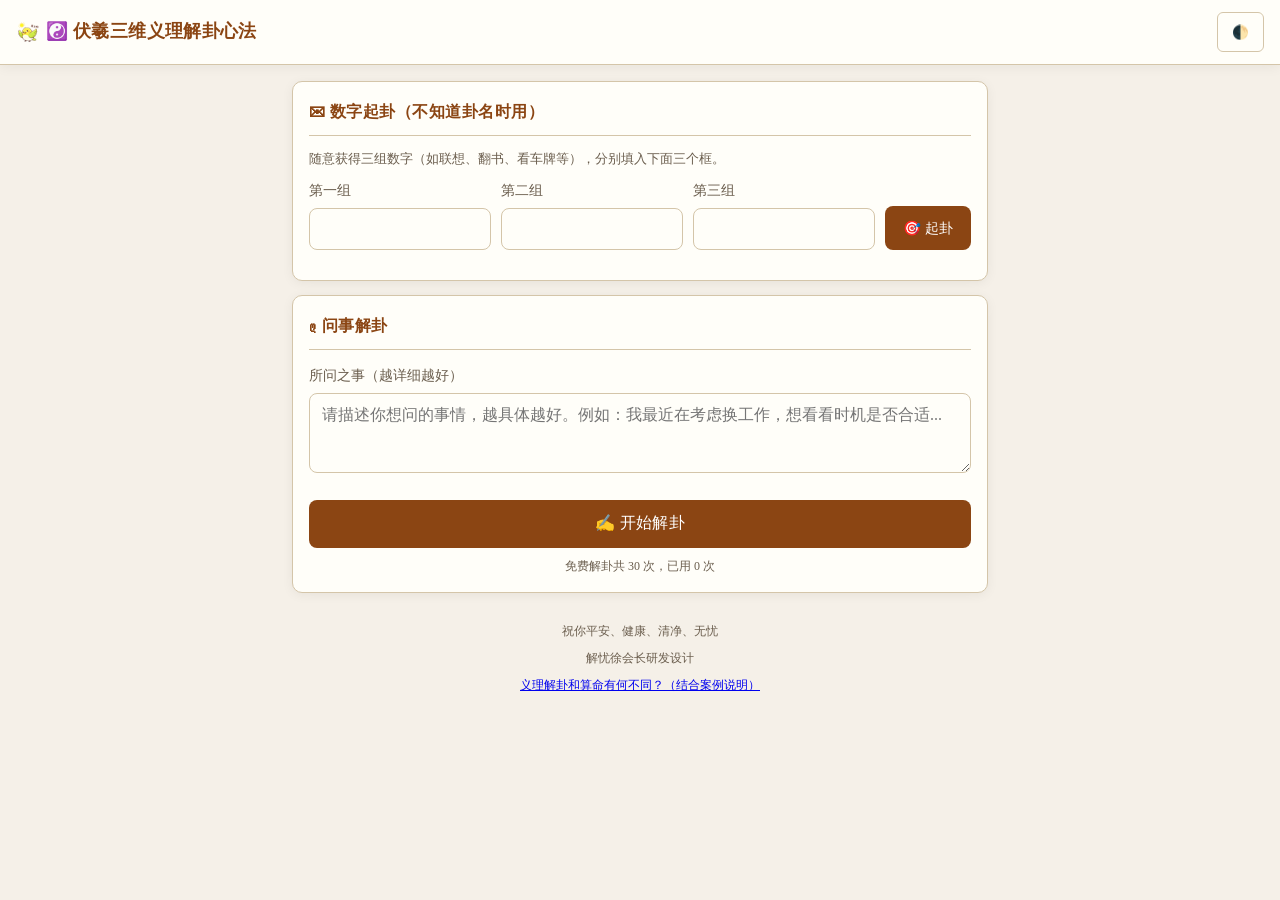
<file: index.html>
<!DOCTYPE html>
<html lang="zh-CN">
<head>
<meta charset="UTF-8">
<meta name="viewport" content="width=device-width, initial-scale=1.0, viewport-fit=cover">
<meta name="theme-color" content="#8b4513">
<link rel="icon" type="image/png" sizes="32x32" href="favicon-32.png">
<link rel="apple-touch-icon" sizes="180x180" href="icon-180.png">
<link rel="manifest" href="./manifest.json">
<title>伏羲三维义理解卦心法</title>
<link rel="stylesheet" href="style.css">
</head>
<body>

<header class="header">
  <h1><img src="favicon-32.png" alt="" style="width:24px;height:24px;vertical-align:middle;border-radius:50%;margin-right:6px;">☯️ 伏羲三维义理解卦心法</h1>
  <div class="header-actions">
    <button class="theme-toggle" onclick="toggleTheme()" title="切换主题">🌓</button>
  </div>
</header>

<div class="container">
  <main class="main" style="max-width:720px; margin:0 auto;">
    <!-- 数字起卦 -->
    <div class="card">
      <div class="card-title">✉  数字起卦（不知道卦名时用）</div>
      <div class="tooltip" style="margin-bottom:10px;">随意获得三组数字（如联想、翻书、看车牌等），分别填入下面三个框。</div>
      <div class="num-row">
        <div class="form-group">
          <label>第一组</label>
          <input type="number" id="numUpper" min="0" max="10000">
        </div>
        <div class="form-group">
          <label>第二组</label>
          <input type="number" id="numLower" min="0" max="10000">
        </div>
        <div class="form-group">
          <label>第三组</label>
          <input type="number" id="numYao" min="0" max="10000">
        </div>
        <button class="btn-sm" onclick="numGua()" style="margin-bottom:14px;">🎯 起卦</button>
      </div>
      <div class="num-result" id="numResult"></div>
    </div>

    <!-- 输入卡片 -->
    <div class="card" id="inputCard">
      <div class="card-title">ღ  问事解卦</div>
      <div class="form-group">
        <label>所问之事（越详细越好）</label>
        <textarea id="question" placeholder="请描述你想问的事情，越具体越好。例如：我最近在考虑换工作，想看看时机是否合适..."></textarea>
      </div>
      <button class="btn btn-primary" id="submitBtn" onclick="submitReading()">
       ✍ 开始解卦
      </button>
      <p id="usageHint" style="text-align:center;font-size:0.75rem;color:var(--text-light);margin-top:8px;"></p>
      <!-- JS 依赖的隐藏元素 -->
      <select id="baseGua" onchange="onBaseGuaChange()" style="display:none"><option value=""></option></select>
      <div class="yao-selector" id="yaoSelector" style="display:none">
        <button class="yao-btn" data-yao="1" onclick="toggleYao(1,this)">初</button>
        <button class="yao-btn" data-yao="2" onclick="toggleYao(2,this)">二</button>
        <button class="yao-btn" data-yao="3" onclick="toggleYao(3,this)">三</button>
        <button class="yao-btn" data-yao="4" onclick="toggleYao(4,this)">四</button>
        <button class="yao-btn" data-yao="5" onclick="toggleYao(5,this)">五</button>
        <button class="yao-btn" data-yao="6" onclick="toggleYao(6,this)">上</button>
      </div>
    </div>

    <!-- 结果 -->
    <div class="card result-card" id="resultCard">
      <div class="card-title">📖 卦象解读</div>
      <div class="result-body" id="resultBody">
        <p class="loading">等待解读...</p>
      </div>
    </div>
  </main>

  <footer style="text-align:center; padding: 8px 0 24px;">
    <p style="font-size:0.78rem; color:var(--text-light); margin-top:6px;">祝你平安、健康、清净、无忧</p>
    <p style="font-size:0.78rem; color:var(--text-light); margin-top:6px;">解忧徐会长研发设计</p>
      <p style="font-size:0.78rem; color:var(--text-light); margin-top:6px;"><a href="https://mp.weixin.qq.com/s/FznjPeyP98DFgLd2-A4m8Q" target="_blank">
        义理解卦和算命有何不同？（结合案例说明）  </a></p>     
  </footer>
</div>

<script>
if ('serviceWorker' in navigator) {
  navigator.serviceWorker.register('./sw.js');
}
</script>
<script src="hexagrams.js"></script>
<script src="app.js"></script>
</body>
</html>
</file>
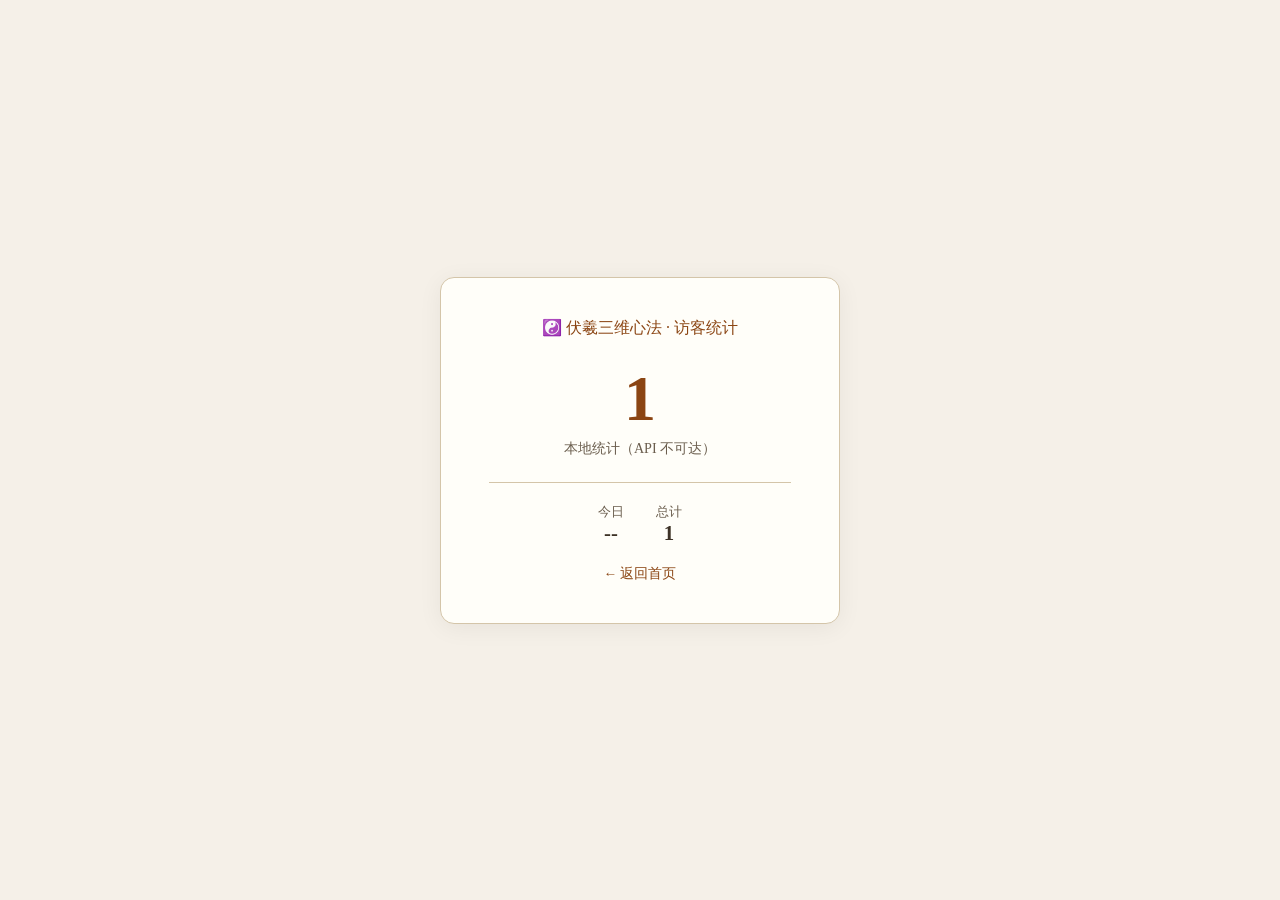
<file: stats.html>
<!DOCTYPE html>
<html lang="zh-CN">
<head>
<meta charset="UTF-8">
<meta name="viewport" content="width=device-width, initial-scale=1.0">
<meta name="robots" content="noindex, nofollow">
<title>访客统计 — 伏羲三维心法</title>
<style>
  :root {
    --bg: #f5f0e8;
    --card: #fffef9;
    --text: #3d3226;
    --text-light: #6b5e4e;
    --accent: #8b4513;
    --accent-light: #b8860b;
    --border: #d4c5a9;
  }
  * { margin: 0; padding: 0; box-sizing: border-box; }
  body {
    font-family: "Noto Serif SC", "Source Han Serif SC", serif;
    background: var(--bg); color: var(--text);
    min-height: 100vh; display: flex; align-items: center; justify-content: center;
  }
  .card {
    background: var(--card); border: 1px solid var(--border);
    border-radius: 14px; padding: 40px 48px; text-align: center;
    box-shadow: 0 4px 24px rgba(0,0,0,0.06); max-width: 400px; width: 90%;
  }
  .card h1 { font-size: 1rem; color: var(--accent); margin-bottom: 28px; font-weight: 500; }
  .count {
    font-size: 4rem; font-weight: 700; color: var(--accent);
    line-height: 1; margin-bottom: 8px; font-family: "Georgia", serif;
  }
  .label { font-size: 0.88rem; color: var(--text-light); margin-bottom: 24px; }
  hr { border: none; border-top: 1px solid var(--border); margin: 20px 0; }
  .stats-row { display: flex; justify-content: center; gap: 32px; font-size: 0.82rem; color: var(--text-light); }
  .stats-row strong { display: block; font-size: 1.3rem; color: var(--text); }
  .back { display: inline-block; margin-top: 20px; color: var(--accent); text-decoration: none; font-size: 0.85rem; }
  .back:hover { text-decoration: underline; }
  .loading { color: var(--text-light); font-style: italic; }
  .error { color: #c0392b; font-size: 0.85rem; }
</style>
</head>
<body>
<div class="card">
  <h1>☯️ 伏羲三维心法 · 访客统计</h1>
  <div class="count" id="count">--</div>
  <div class="label" id="label">加载中...</div>
  <hr>
  <div class="stats-row">
    <div>今日<span><strong id="todayCount">--</strong></span></div>
    <div>总计<span><strong id="totalCount">--</strong></span></div>
  </div>
  <a class="back" href="./index.html">← 返回首页</a>
</div>

<script>
(function() {
  var namespace = 'yijing-xinfa-v1';
  var key = 'visitors';
  var apiBase = 'https://api.countapi.xyz';

  var countEl = document.getElementById('count');
  var labelEl = document.getElementById('label');
  var todayEl = document.getElementById('todayCount');
  var totalEl = document.getElementById('totalCount');

  function showError(msg) {
    countEl.textContent = '?';
    labelEl.textContent = msg;
    labelEl.className = 'label error';
  }

  // 获取总计数
  fetch(apiBase + '/get/' + namespace + '/' + key)
    .then(function(r) { return r.json(); })
    .then(function(data) {
      var total = data.value || 0;
      countEl.textContent = total.toLocaleString();
      labelEl.textContent = '累计访客';
      totalEl.textContent = total.toLocaleString();
    })
    .catch(function() {
      // 回退：读本地
      var local = 0;
      try { local = parseInt(localStorage.getItem('yijing_visitor_local')) || 0; } catch(e) {}
      countEl.textContent = local.toLocaleString();
      labelEl.textContent = '本地统计（API 不可达）';
      totalEl.textContent = local.toLocaleString();
    });

  // 今日计数（单独 namespace）
  var today = new Date().toISOString().slice(0,10).replace(/-/g,'');
  fetch(apiBase + '/get/' + namespace + '-daily-' + today + '/' + key)
    .then(function(r) { return r.json(); })
    .then(function(data) {
      todayEl.textContent = (data.value || 0).toLocaleString();
    })
    .catch(function() {
      todayEl.textContent = '--';
    });
})();
</script>
</body>
</html>
</file>
<file: style.css>
:root {
  --bg: #f5f0e8;
  --card: #fffef9;
  --text: #3d3226;
  --text-light: #6b5e4e;
  --accent: #8b4513;
  --accent-light: #b8860b;
  --border: #d4c5a9;
  --shadow: 0 2px 12px rgba(0,0,0,0.06);
  --input-bg: #fffef9;
  --tag-bg: #f0e6d3;
  --danger: #c0392b;
  --success: #2d6a4f;
}
[data-theme="dark"] {
  --bg: #1a1814;
  --card: #252320;
  --text: #ddd2c0;
  --text-light: #a89880;
  --accent: #d4945a;
  --accent-light: #e8b960;
  --border: #3d3528;
  --shadow: 0 2px 12px rgba(0,0,0,0.3);
  --input-bg: #2a2722;
  --tag-bg: #333028;
}
* { margin:0; padding:0; box-sizing:border-box; }
body {
  font-family: "Noto Serif SC", "Source Han Serif SC", "Songti SC", "SimSun", "KaiTi", serif;
  background: var(--bg); color: var(--text);
  min-height: 100vh; line-height: 1.7;
  -webkit-text-size-adjust: 100%;
}
.header {
  background: var(--card); border-bottom: 1px solid var(--border);
  padding: 12px 16px; display: flex; align-items: center; justify-content: space-between;
  box-shadow: var(--shadow); position: sticky; top:0; z-index:100;
  flex-wrap: wrap; gap: 8px;
}
.header h1 { font-size: 1.1rem; font-weight: 600; color: var(--accent); letter-spacing: 0.02em; line-height: 1.3; }
.header h1 span { font-size: 0.8rem; color: var(--text-light); font-weight: 400; margin-left: 8px; }
.header-actions { display:flex; gap:10px; align-items:center; }
.header-actions button {
  background: none; border: 1px solid var(--border); color: var(--text-light);
  padding: 8px 14px; border-radius: 6px; cursor: pointer; font-size: 0.85rem;
  font-family: inherit; transition: all 0.2s;
  min-height: 40px; touch-action: manipulation;
  -webkit-tap-highlight-color: transparent;
}
.header-actions button:hover { background: var(--tag-bg); color: var(--text); }
.container { max-width: 720px; margin: 0 auto; padding: 16px 12px; }
.main { width: 100%; }
.card {
  background: var(--card); border: 1px solid var(--border);
  border-radius: 10px; padding: 16px; margin-bottom: 14px; box-shadow: var(--shadow);
}
.card-title {
  font-size: 1rem; font-weight: 600; color: var(--accent);
  margin-bottom: 14px; padding-bottom: 10px;
  border-bottom: 1px solid var(--border); letter-spacing: 0.03em;
}
.form-group { margin-bottom: 14px; }
.form-group label {
  display: block; font-size: 0.88rem; color: var(--text-light);
  margin-bottom: 5px; font-weight: 500;
}
.form-group select, .form-group input, .form-group textarea {
  width: 100%; padding: 11px 12px;
  border: 1px solid var(--border); border-radius: 8px;
  background: var(--input-bg); color: var(--text);
  font-size: max(0.92rem, 16px); font-family: inherit;
  transition: border-color 0.2s;
  -webkit-appearance: none;
}
.form-group select { -webkit-appearance: auto; }
.form-group select:focus, .form-group input:focus, .form-group textarea:focus {
  outline: none; border-color: var(--accent); box-shadow: 0 0 0 3px rgba(139,69,19,0.1);
}
.form-group textarea { resize: vertical; min-height: 80px; }
.yao-selector { display: flex; gap: 8px; flex-wrap: wrap; }
.yao-btn {
  width: 40px; height: 40px; border-radius: 50%;
  border: 2px solid var(--border); background: var(--input-bg);
  color: var(--text); font-size: 0.9rem; cursor: pointer;
  transition: all 0.2s; display: flex; align-items: center; justify-content: center;
  font-family: inherit;
}
.yao-btn:hover { border-color: var(--accent); }
.yao-btn.active { background: var(--accent); color: #fff; border-color: var(--accent); }
.yao-btn.yin { background: #2a2a2a; color: #ccc; }
.yao-btn.yin.active { background: #555; color: #fff; border-color: #555; }
.yao-labels { display: flex; gap: 8px; flex-wrap: wrap; margin-bottom: 4px; }
.yao-labels span { width: 40px; text-align: center; font-size: 0.72rem; color: var(--text-light); }
.btn {
  padding: 12px 24px; border-radius: 8px; border: none;
  font-size: 1rem; font-family: inherit; cursor: pointer;
  transition: all 0.2s; font-weight: 500; letter-spacing: 0.02em;
  touch-action: manipulation;
  -webkit-tap-highlight-color: transparent;
}
.btn-primary { background: var(--accent); color: #fff; width: 100%; margin-top: 4px; min-height: 48px; }
.btn-primary:hover { opacity: 0.9; transform: translateY(-1px); }
.btn-primary:disabled { opacity: 0.5; cursor: not-allowed; transform: none; }
.btn-sm {
  padding: 10px 18px; border-radius: 8px; border: none;
  font-size: max(0.9rem, 14px); font-family: inherit; cursor: pointer;
  background: var(--accent); color: #fff; font-weight: 500;
  transition: all 0.2s; white-space: nowrap; min-height: 44px;
  touch-action: manipulation;
  -webkit-tap-highlight-color: transparent;
}
.btn-sm:hover { opacity: 0.9; }
.num-row {
  display: flex; gap: 10px; align-items: flex-end;
}
.num-row .form-group { flex: 1; }
.num-row .btn-sm { margin-bottom: 14px; }
.num-result {
  margin-top: 6px; padding: 10px 12px; border-radius: 6px;
  background: var(--tag-bg); font-size: 0.85rem; color: var(--text);
  display: none; line-height: 1.7;
}
.num-result.visible { display: block; }
.result-card { display: none; }
.result-card.visible { display: block; }
.result-body {
  font-size: 0.93rem; line-height: 1.9;
  white-space: normal; color: var(--text);
  word-break: break-word;
}
.result-body p {
  margin-bottom: 0.9em; text-indent: 0;
}
.result-body p:last-child { margin-bottom: 0; }
.result-body .loading { color: var(--text-light); font-style: italic; }
.result-body strong { color: var(--accent); }
.result-body u {
  text-decoration: none;
  border-bottom: 2px solid var(--accent-light);
  padding-bottom: 1px;
}
.error-msg { color: var(--danger); font-size: 0.9rem; margin-top: 8px; }
.result-footer { margin-top: 8px; }
.btn-copy {
  display: block; margin: 12px auto 0;
  padding: 10px 28px; border-radius: 8px;
  border: 1px solid var(--border);
  background: var(--input-bg); color: var(--text);
  font-size: 0.88rem; font-family: inherit; cursor: pointer;
  transition: all 0.25s;
  touch-action: manipulation;
  -webkit-tap-highlight-color: transparent;
}
.btn-copy:hover { background: var(--tag-bg); border-color: var(--accent); }
.btn-copy.copied { background: var(--accent); color: #fff; border-color: var(--accent); }
.tooltip { font-size: 0.8rem; color: var(--text-light); margin-top: 2px; line-height: 1.5; }
.theme-toggle { background: none; border: none; font-size: 1.2rem; cursor: pointer; padding: 4px 8px; }
.collapse-header {
  cursor: pointer; display: flex; align-items: center; gap: 8px;
  user-select: none; color: var(--accent);
}
.collapse-header .arrow { transition: transform 0.2s; display: inline-block; }
.collapse-header.open .arrow { transform: rotate(90deg); }
.collapse-body { display: none; margin-top: 14px; }
.collapse-body.open { display: block; }
@media (max-width: 768px) {
  .header { padding: 10px 12px; }
  .header h1 { font-size: 0.95rem; }
  .header-actions { gap: 6px; }
  .header-actions button { padding: 6px 10px; font-size: 0.8rem; }
  .container { padding: 12px 8px; }
  .card { padding: 14px; margin-bottom: 10px; border-radius: 8px; }
  .card-title { font-size: 0.95rem; margin-bottom: 10px; }
  .num-row { flex-direction: column; gap: 0; }
  .num-row .form-group { margin-bottom: 8px; }
  .num-row .btn-sm { width: 100%; margin-bottom: 8px; }
  .form-group { margin-bottom: 10px; }
  .form-group label { font-size: 0.82rem; }
  .result-body { font-size: 0.88rem; }
}
@media (max-width: 400px) {
  .header h1 { font-size: 0.85rem; }
  .card { padding: 12px; }
}
::-webkit-scrollbar { width: 6px; }
::-webkit-scrollbar-track { background: transparent; }
::-webkit-scrollbar-thumb { background: var(--border); border-radius: 3px; }
</file>
